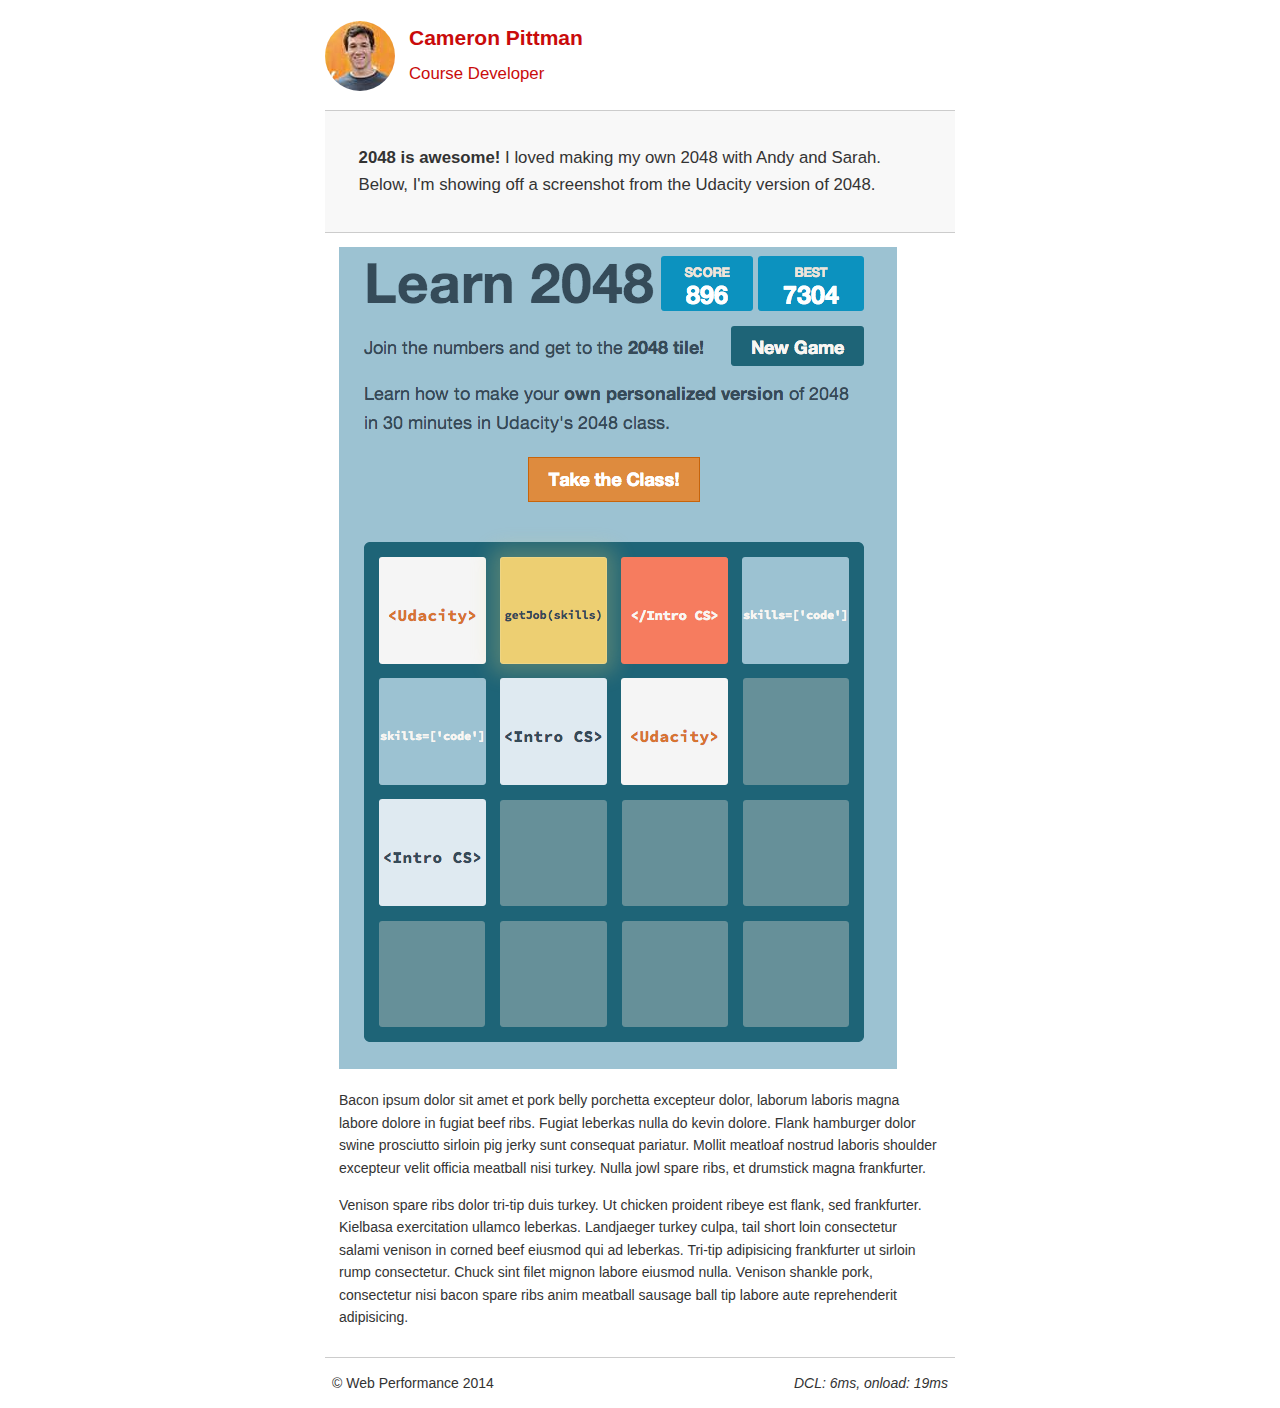
<file: project-2048.html>
<!DOCTYPE html>
<html lang="en">
  <head>
    <meta charset="utf-8">
    <meta name="viewport" content="width=device-width, initial-scale=1">
    <meta name="description" content=" FILL ME IN ">
    <meta name*="author" content=" FILL ME IN ">
    <title>Cameron Pittman: Portfolio</title>

    <!-- Hmm, what is the impact of web fonts on speed? Measure it... -->
    <!-- <link href="//fonts.googleapis.com/css?family=Open+Sans:400,700" rel="stylesheet"> -->

    <style>
      html {
        font-size: 100%;
        overflow-y: scroll;
        -webkit-tap-highlight-color: rgba(0,0,0,0);
        -ms-text-size-adjust: 100%;
        -webkit-text-size-adjust: none;
      }
      body { margin: 0; font-size: 14px; line-height: 1.61; font-weight: 400; }
      body, button, input, select, textarea { font-family: 'Open Sans', sans-serif; color: #333; }

      a { color: #12C; }
      a:visited { color: #61C; }
      a:focus { outline: thin dotted; }
      a:hover, a:active { color: #c00; outline: 0; }

      b, strong { font-weight: bold; }
      pre, code { font-family: monospace, monospace; font-size: 1em; }
      ul, ol { margin: 1em 0; padding: 0 0 0 20px; }
      img { border: 0; max-width: 100%; }

      body { background: #fff; }
      header, footer, .container { max-width: 45em; margin: 0 auto; }

      header { padding: 0 0.5em; color: #C90B0B; }
      header img { border-radius: 40px; float: left; }
      header p { font-size:1.5em; font-weight: bold; padding-left: 4em;}
      header p span { font-size: 0.8em; font-weight: normal;}

      .hero { padding: 2em; background-color: #f8f8f8; font-size:1.2em;
        border-bottom: 1px solid #ccc;
        border-top: 1px solid #ccc;
      }

      .content { padding: 1em 1em; }
      .content li { list-style-type: none; font-size: 1.1em;}
      li img { float:left; padding-right: 1em; }
      li p { font-size: 0.9em; font-style: italic; }

      footer {
        padding: 0 0.5em;
        border-top: 1px solid #ccc;
      }
      footer span { float: right; font-style: italic; }

      /* Smartphones (portrait) */
      @media only screen and (max-width: 480px) {
        body { font-size: 12px;}
        header p { padding-left: 4.5em;}
      }
    </style>

    <link href="css/print.css" rel="stylesheet" media="print">

    <script>
      (function(w,g){w['GoogleAnalyticsObject']=g;
      w[g]=w[g]||function(){(w[g].q=w[g].q||[]).push(arguments)};w[g].l=1*new Date();})(window,'ga');

      // Optional TODO: replace with your Google Analytics profile ID.
      ga('create', 'UA-XXXX-Y');
      ga('send', 'pageview');
    </script>
    <script async src="//www.google-analytics.com/analytics.js"></script>
    <script async src="js/perfmatters.js"></script>
  </head>

  <body>
    <header>
      <a href="/"><img src="img/profilepic.jpg"></a>
      <p>Cameron Pittman<br><span>Course Developer</span></p>
    </header>

    <div class="container">
      <div class="hero">
        <strong>2048 is awesome!</strong> I loved making my own 2048 with Andy and Sarah. Below, I'm showing off a screenshot from the Udacity version of 2048.
      </div>

      <div class="content">

        <img class="img-responsive" src="img/2048.png">

        <p>Bacon ipsum dolor sit amet et pork belly porchetta excepteur dolor, laborum laboris magna labore dolore in fugiat beef ribs. Fugiat leberkas nulla do kevin dolore. Flank hamburger dolor swine prosciutto sirloin pig jerky sunt consequat pariatur. Mollit meatloaf nostrud laboris shoulder excepteur velit officia meatball nisi turkey. Nulla jowl spare ribs, et drumstick magna frankfurter.</p>

        <p>Venison spare ribs dolor tri-tip duis turkey. Ut chicken proident ribeye est flank, sed frankfurter. Kielbasa exercitation ullamco leberkas. Landjaeger turkey culpa, tail short loin consectetur salami venison in corned beef eiusmod qui ad leberkas. Tri-tip adipisicing frankfurter ut sirloin rump consectetur. Chuck sint filet mignon labore eiusmod nulla. Venison shankle pork, consectetur nisi bacon spare ribs anim meatball sausage ball tip labore aute reprehenderit adipisicing.</p>

    </div>

    <footer>
      <p>&copy; Web Performance 2014 <span id="crp-stats"></span></p>
    </footer>
  </body>
</html>
</file>
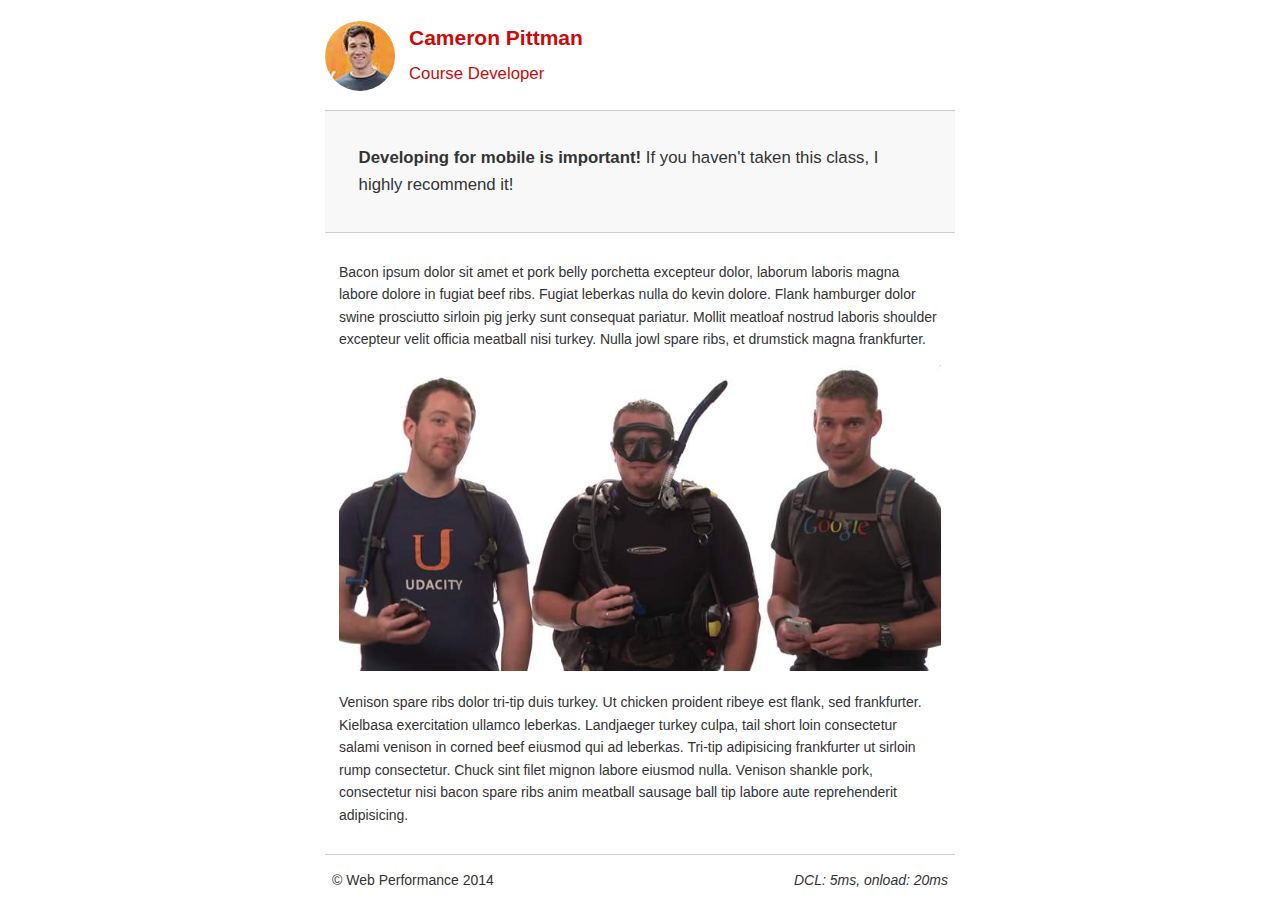
<file: project-mobile.html>
<!DOCTYPE html>
<html lang="en">
  <head>
    <meta charset="utf-8">
    <meta name="viewport" content="width=device-width, initial-scale=1">
    <meta name="description" content=" FILL ME IN ">
    <meta name="author" content=" FILL ME IN ">
    <title>Cameron Pitman: Portfolio</title>

    <!-- Hmm, what is the impact of web fonts on speed? Measure it... -->
    <!-- <link href="//fonts.googleapis.com/css?family=Open+Sans:400,700" rel="stylesheet"> -->


    <style>
      html {
        font-size: 100%;
        overflow-y: scroll;
        -webkit-tap-highlight-color: rgba(0,0,0,0);
        -ms-text-size-adjust: 100%;
        -webkit-text-size-adjust: none;
      }
      body { margin: 0; font-size: 14px; line-height: 1.61; font-weight: 400; }
      body, button, input, select, textarea { font-family: 'Open Sans', sans-serif; color: #333; }

      a { color: #12C; }
      a:visited { color: #61C; }
      a:focus { outline: thin dotted; }
      a:hover, a:active { color: #c00; outline: 0; }

      b, strong { font-weight: bold; }
      pre, code { font-family: monospace, monospace; font-size: 1em; }
      ul, ol { margin: 1em 0; padding: 0 0 0 20px; }
      img { border: 0; max-width: 100%; }

      body { background: #fff; }
      header, footer, .container { max-width: 45em; margin: 0 auto; }

      header { padding: 0 0.5em; color: #C90B0B; }
      header img { border-radius: 40px; float: left; }
      header p { font-size:1.5em; font-weight: bold; padding-left: 4em;}
      header p span { font-size: 0.8em; font-weight: normal;}

      .hero { padding: 2em; background-color: #f8f8f8; font-size:1.2em;
        border-bottom: 1px solid #ccc;
        border-top: 1px solid #ccc;
      }

      .content { padding: 1em 1em; }
      .content li { list-style-type: none; font-size: 1.1em;}
      li img { float:left; padding-right: 1em; }
      li p { font-size: 0.9em; font-style: italic; }

      footer {
        padding: 0 0.5em;
        border-top: 1px solid #ccc;
      }
      footer span { float: right; font-style: italic; }

      #mobile-screen { display: none; }
      #non-mobile-screen { display: initial; }
      /* Smartphones (portrait) */
      @media only screen and (max-width: 480px) {
        body { font-size: 12px;}
        header p { padding-left: 4.5em;}
        #non-mobile-screen { display: none; }
        #mobile-screen { display: initial; }
      }
    </style>

    <link href="css/print.css" rel="stylesheet" media="print">

    <script>
      (function(w,g){w['GoogleAnalyticsObject']=g;
      w[g]=w[g]||function(){(w[g].q=w[g].q||[]).push(arguments)};w[g].l=1*new Date();})(window,'ga');

      // Optional TODO: replace with your Google Analytics profile ID.
      ga('create', 'UA-XXXX-Y');
      ga('send', 'pageview');
    </script>
    <script async src="http://www.google-analytics.com/analytics.js"></script>
    <script async src="js/perfmatters.js"></script>
  </head>

  <body>
    <header>
      <a href="/"><img src="img/profilepic.jpg"></a>
      <p>Cameron Pittman<br><span>Course Developer</span></p>
    </header>

    <div class="container">
      <div class="hero">
        <strong>Developing for mobile is important!</strong> If you haven't taken this class, I highly recommend it!
      </div>

      <div class="content">

        <p>Bacon ipsum dolor sit amet et pork belly porchetta excepteur dolor, laborum laboris magna labore dolore in fugiat beef ribs. Fugiat leberkas nulla do kevin dolore. Flank hamburger dolor swine prosciutto sirloin pig jerky sunt consequat pariatur. Mollit meatloaf nostrud laboris shoulder excepteur velit officia meatball nisi turkey. Nulla jowl spare ribs, et drumstick magna frankfurter.</p>

        <img id="non-mobile-screen" src="img/mobilewebdev.jpg">
        <img id="mobile-screen" src="img/mobilewebdev_s.jpg">

        <p>Venison spare ribs dolor tri-tip duis turkey. Ut chicken proident ribeye est flank, sed frankfurter. Kielbasa exercitation ullamco leberkas. Landjaeger turkey culpa, tail short loin consectetur salami venison in corned beef eiusmod qui ad leberkas. Tri-tip adipisicing frankfurter ut sirloin rump consectetur. Chuck sint filet mignon labore eiusmod nulla. Venison shankle pork, consectetur nisi bacon spare ribs anim meatball sausage ball tip labore aute reprehenderit adipisicing.</p>

    </div>

    <footer>
      <p>&copy; Web Performance 2014 <span id="crp-stats"></span></p>
    </footer>
  </body>
</html>
</file>
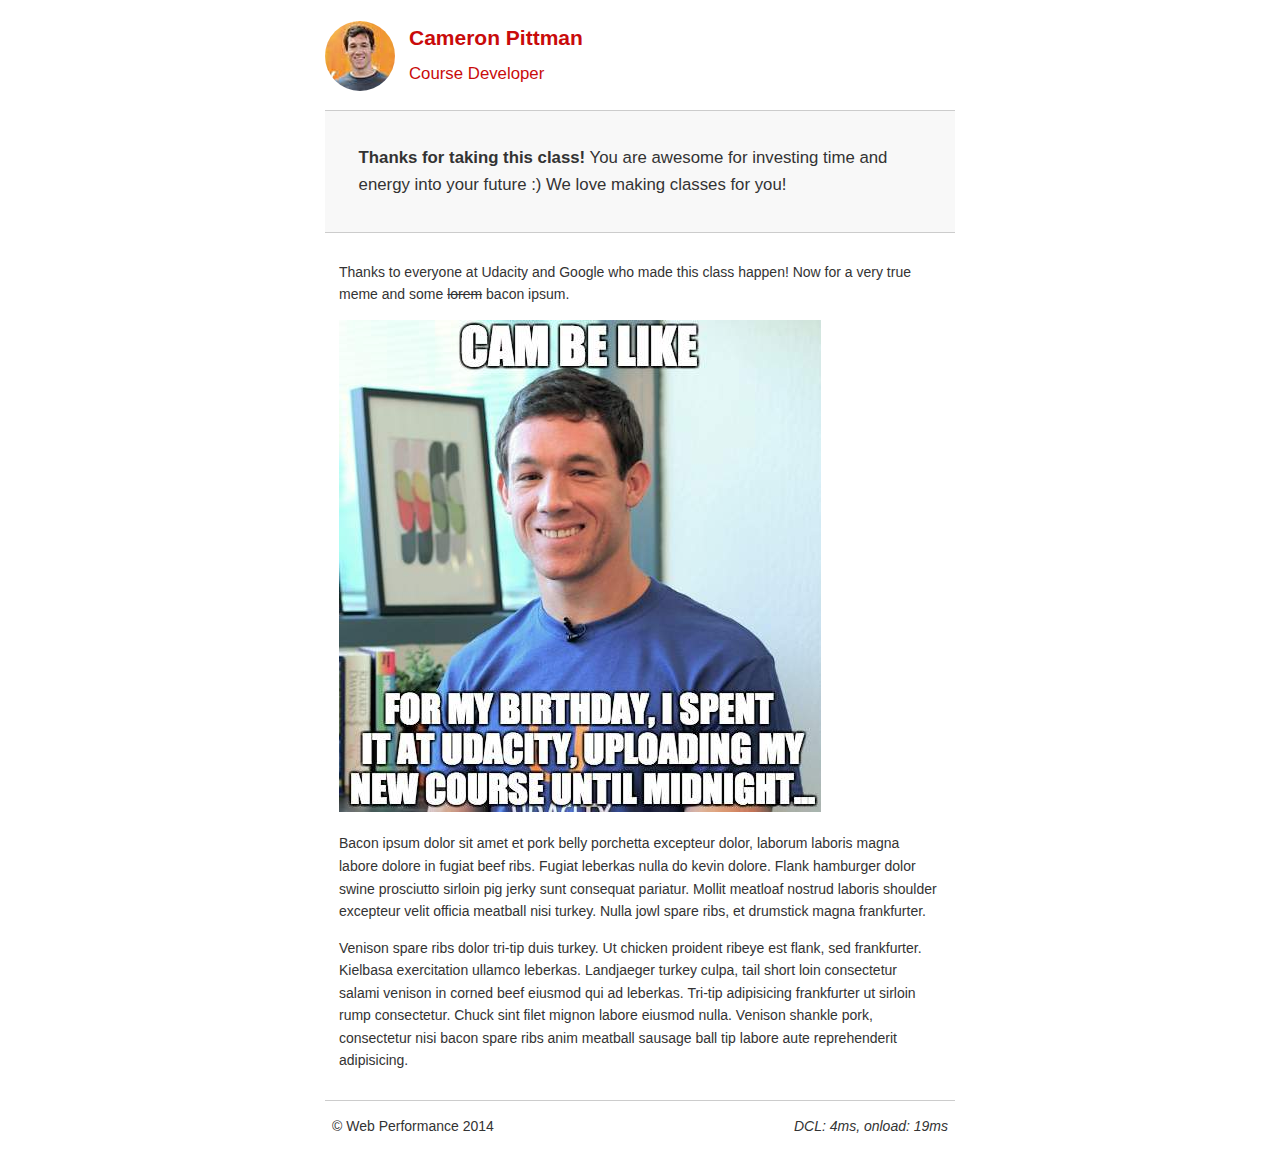
<file: project-webperf.html>
<!DOCTYPE html>
<html lang="en">
  <head>
    <meta charset="utf-8">
    <meta name="viewport" content="width=device-width, initial-scale=1">
    <meta name="description" content=" FILL ME IN ">
    <meta name="author" content=" FILL ME IN ">
    <title>Cameron Pittman: Portfolio</title>

    <!-- Hmm, what is the impact of web fonts on speed? Measure it... -->
    <!-- <link href="//fonts.googleapis.com/css?family=Open+Sans:400,700" rel="stylesheet"> -->


    <style>
      html {
        font-size: 100%;
        overflow-y: scroll;
        -webkit-tap-highlight-color: rgba(0,0,0,0);
        -ms-text-size-adjust: 100%;
        -webkit-text-size-adjust: none;
      }
      body { margin: 0; font-size: 14px; line-height: 1.61; font-weight: 400; }
      body, button, input, select, textarea { font-family: 'Open Sans', sans-serif; color: #333; }

      a { color: #12C; }
      a:visited { color: #61C; }
      a:focus { outline: thin dotted; }
      a:hover, a:active { color: #c00; outline: 0; }

      b, strong { font-weight: bold; }
      pre, code { font-family: monospace, monospace; font-size: 1em; }
      ul, ol { margin: 1em 0; padding: 0 0 0 20px; }
      img { border: 0; max-width: 100%; }

      body { background: #fff; }
      header, footer, .container { max-width: 45em; margin: 0 auto; }

      header { padding: 0 0.5em; color: #C90B0B; }
      header img { border-radius: 40px; float: left; }
      header p { font-size:1.5em; font-weight: bold; padding-left: 4em;}
      header p span { font-size: 0.8em; font-weight: normal;}

      .hero { padding: 2em; background-color: #f8f8f8; font-size:1.2em;
        border-bottom: 1px solid #ccc;
        border-top: 1px solid #ccc;
      }

      .content { padding: 1em 1em; }
      .content li { list-style-type: none; font-size: 1.1em;}
      li img { float:left; padding-right: 1em; }
      li p { font-size: 0.9em; font-style: italic; }

      footer {
        padding: 0 0.5em;
        border-top: 1px solid #ccc;
      }
      footer span { float: right; font-style: italic; }

      /* Smartphones (portrait) */
      @media only screen and (max-width: 480px) {
        body { font-size: 12px;}
        header p { padding-left: 4.5em;}
      }
    </style>

    <link href="css/print.css" rel="stylesheet" media="print">

    <script>
      (function(w,g){w['GoogleAnalyticsObject']=g;
      w[g]=w[g]||function(){(w[g].q=w[g].q||[]).push(arguments)};w[g].l=1*new Date();})(window,'ga');

      // Optional TODO: replace with your Google Analytics profile ID.
      ga('create', 'UA-XXXX-Y');
      ga('send', 'pageview');
    </script>
    <script async src="http://www.google-analytics.com/analytics.js"></script>
    <script async src="js/perfmatters.js"></script>
  </head>

  <body>
    <header>
      <a href="/"><img src="img/profilepic.jpg"></a>
      <p>Cameron Pittman<br><span>Course Developer</span></p>
    </header>

    <div class="container">
      <div class="hero">
        <strong>Thanks for taking this class!</strong> You are awesome for investing time and energy into your future :) We love making classes for you!
      </div>

      <div class="content">

        <p>Thanks to everyone at Udacity and Google who made this class happen! Now for a very true meme and some <strike>lorem</strike> bacon ipsum.</p>

        <img src="img/cam_be_like.jpg">

        <p>Bacon ipsum dolor sit amet et pork belly porchetta excepteur dolor, laborum laboris magna labore dolore in fugiat beef ribs. Fugiat leberkas nulla do kevin dolore. Flank hamburger dolor swine prosciutto sirloin pig jerky sunt consequat pariatur. Mollit meatloaf nostrud laboris shoulder excepteur velit officia meatball nisi turkey. Nulla jowl spare ribs, et drumstick magna frankfurter.</p>

        <p>Venison spare ribs dolor tri-tip duis turkey. Ut chicken proident ribeye est flank, sed frankfurter. Kielbasa exercitation ullamco leberkas. Landjaeger turkey culpa, tail short loin consectetur salami venison in corned beef eiusmod qui ad leberkas. Tri-tip adipisicing frankfurter ut sirloin rump consectetur. Chuck sint filet mignon labore eiusmod nulla. Venison shankle pork, consectetur nisi bacon spare ribs anim meatball sausage ball tip labore aute reprehenderit adipisicing.</p>

    </div>

    <footer>
      <p>&copy; Web Performance 2014 <span id="crp-stats"></span></p>
    </footer>
  </body>
</html>
</file>
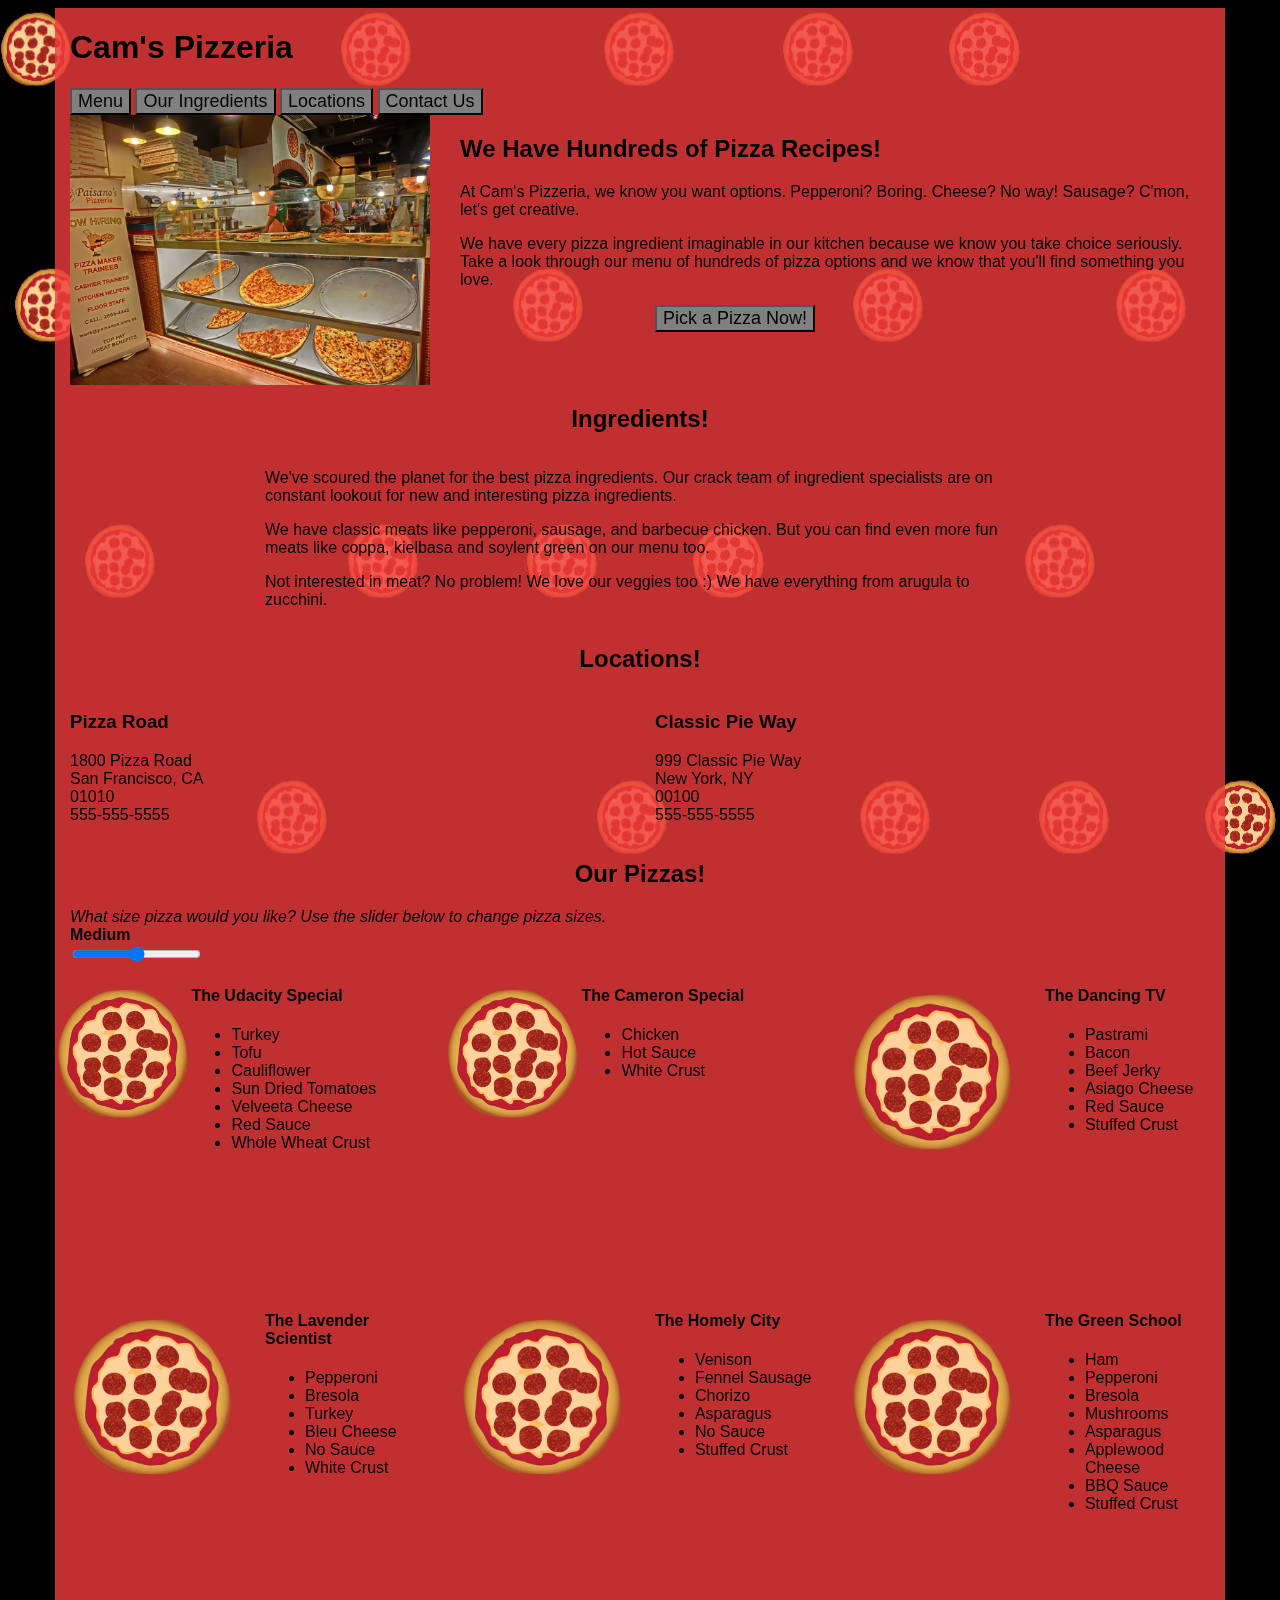
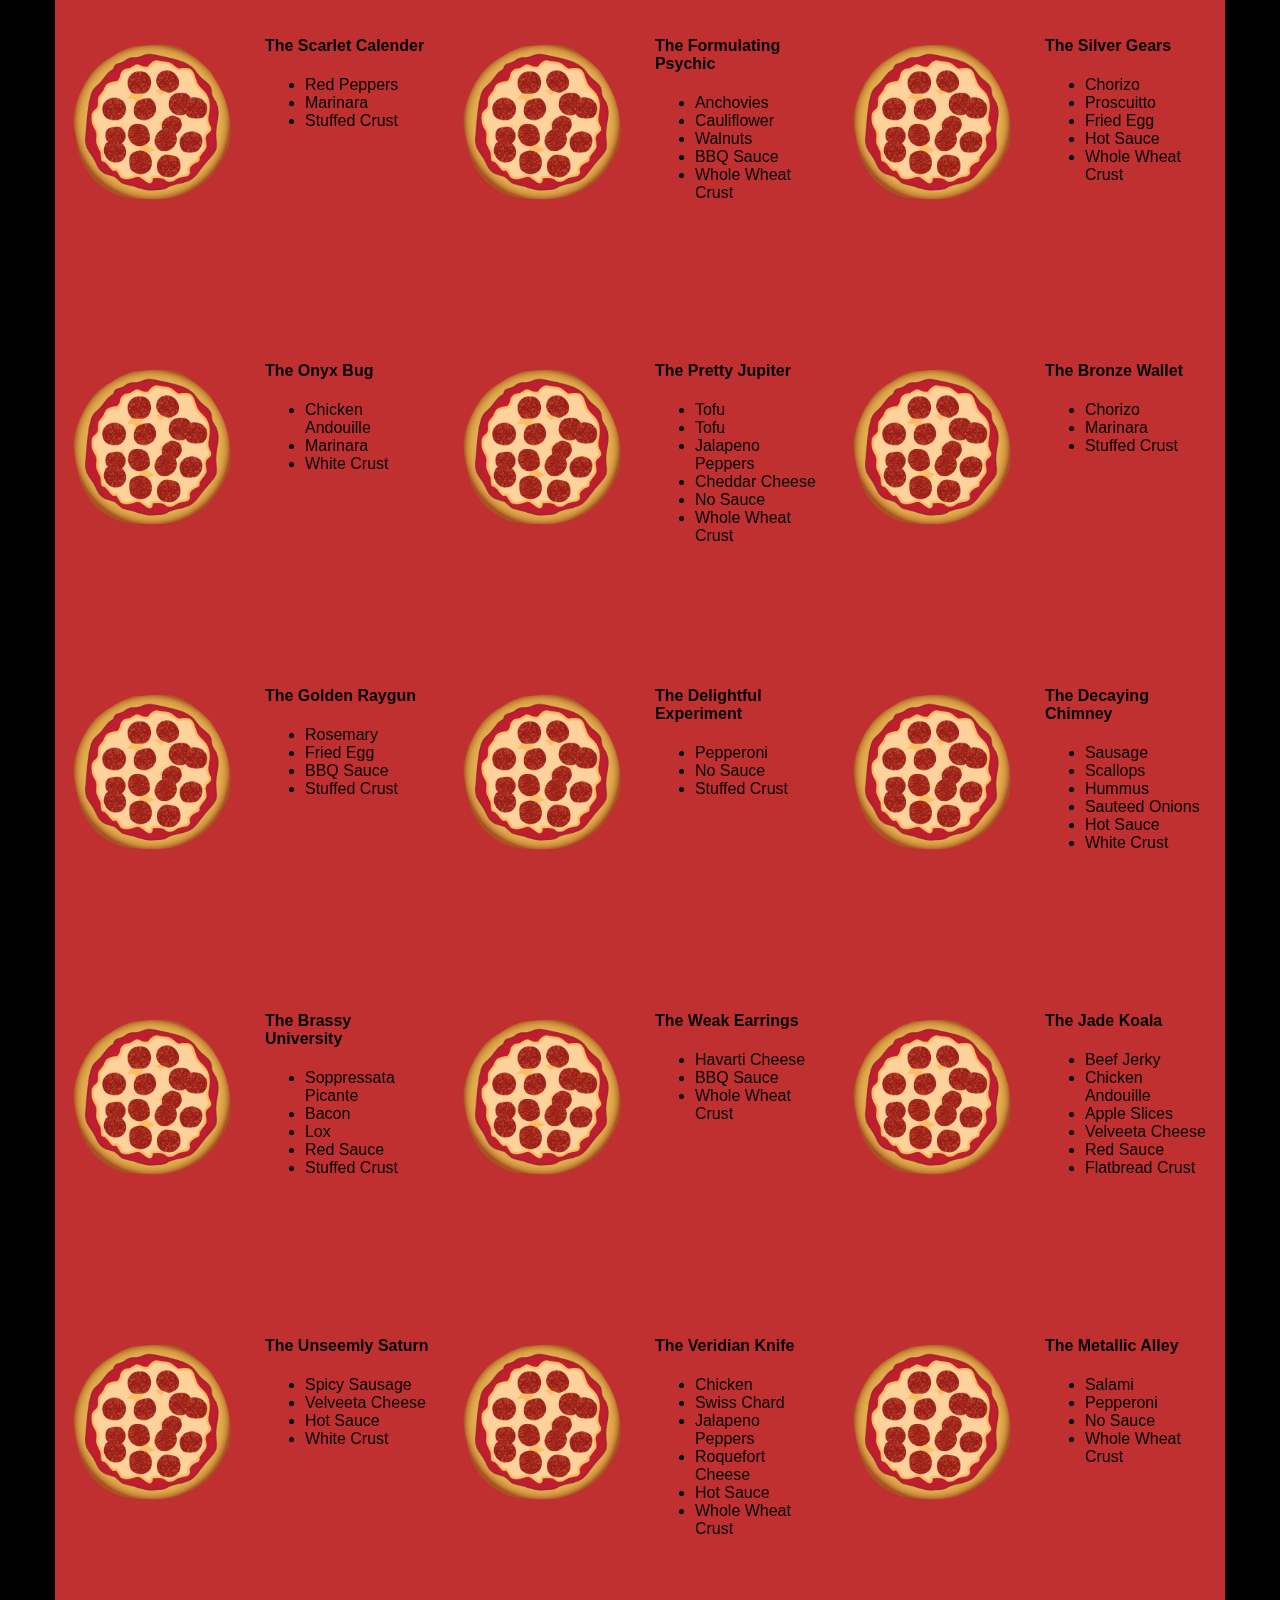
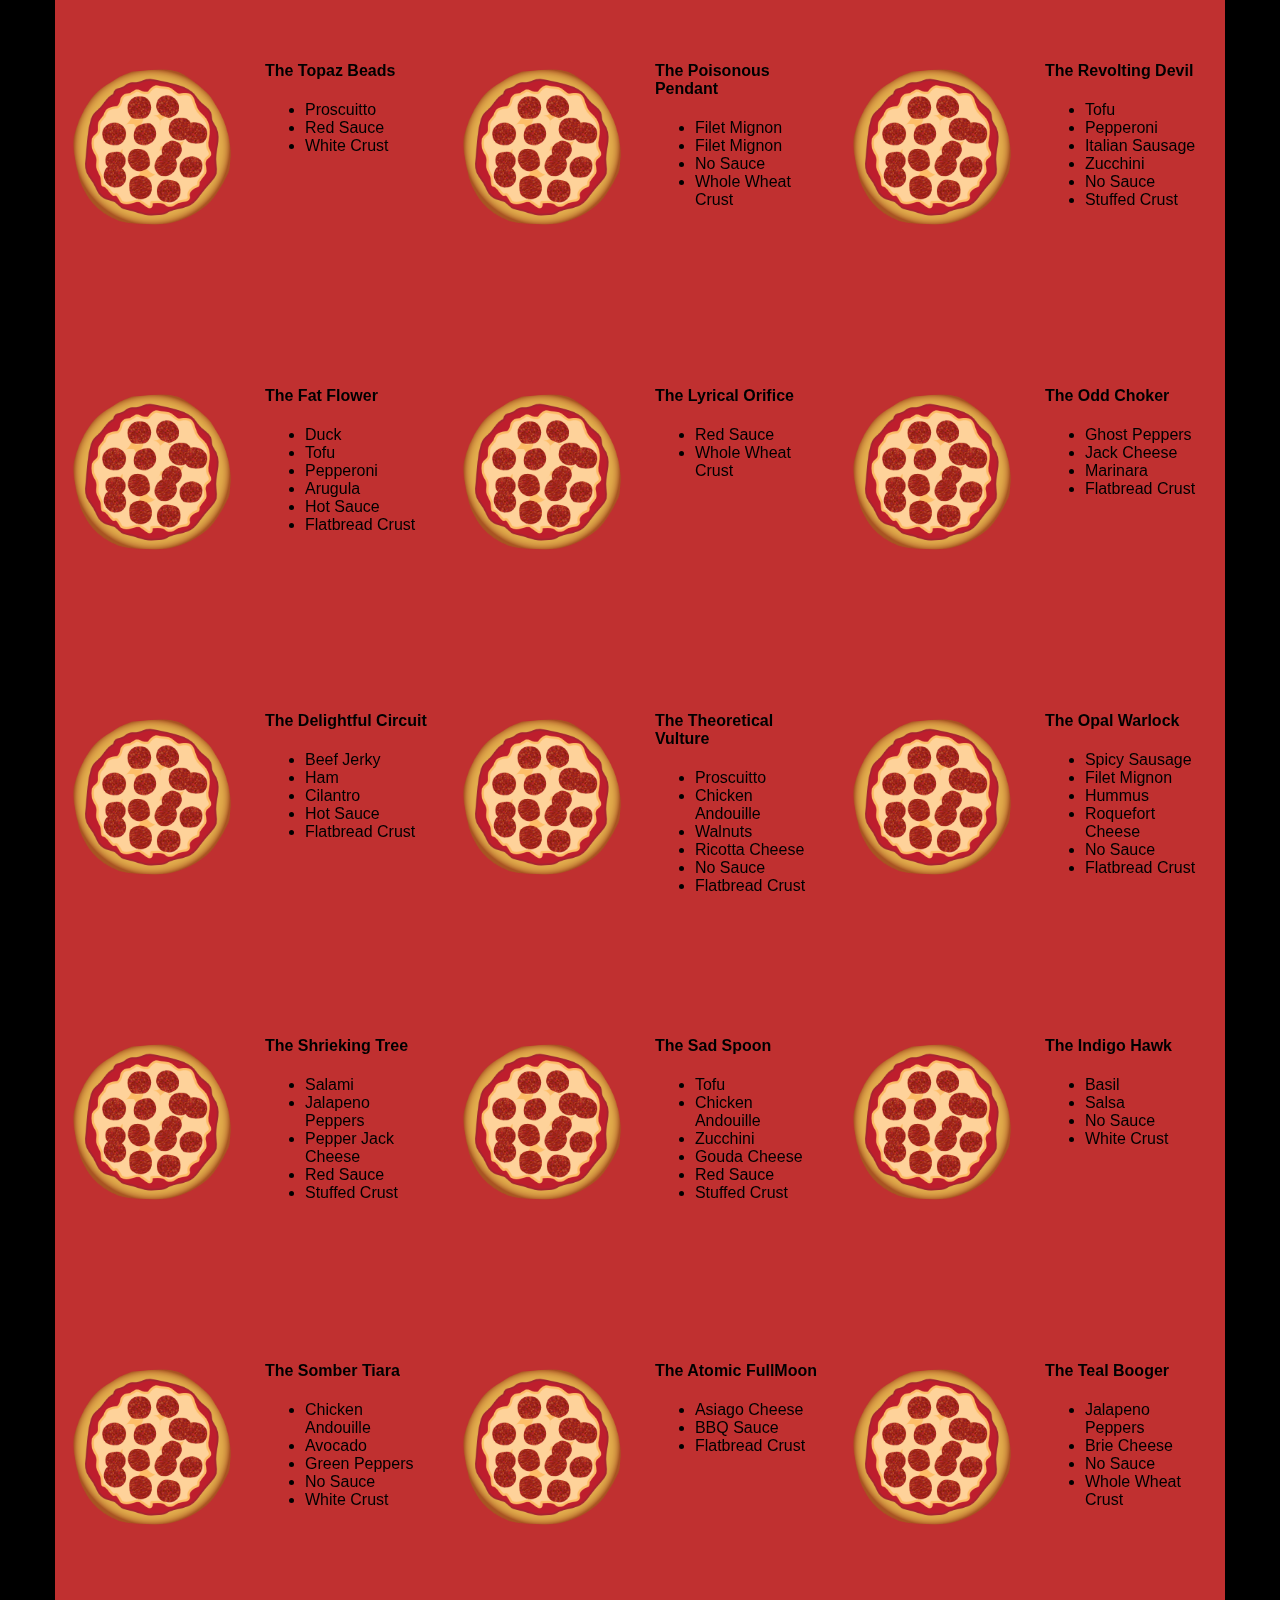
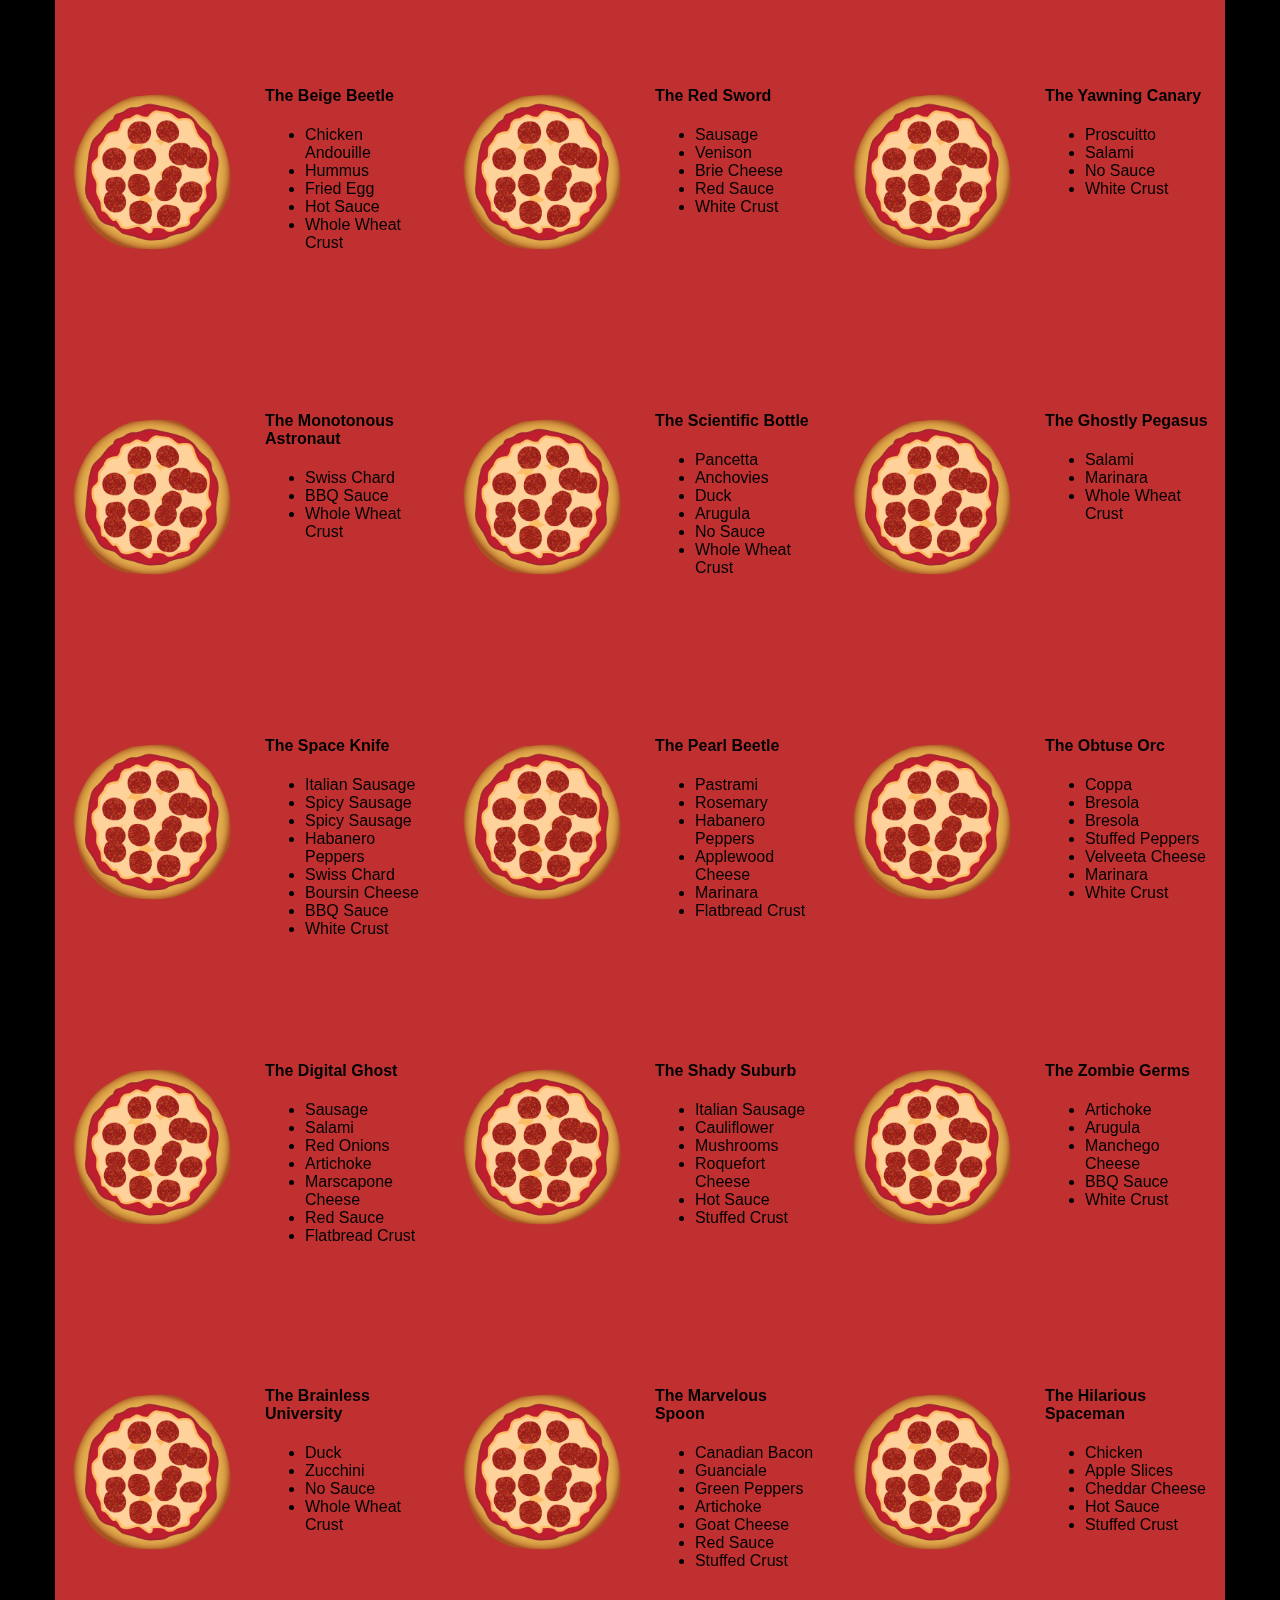
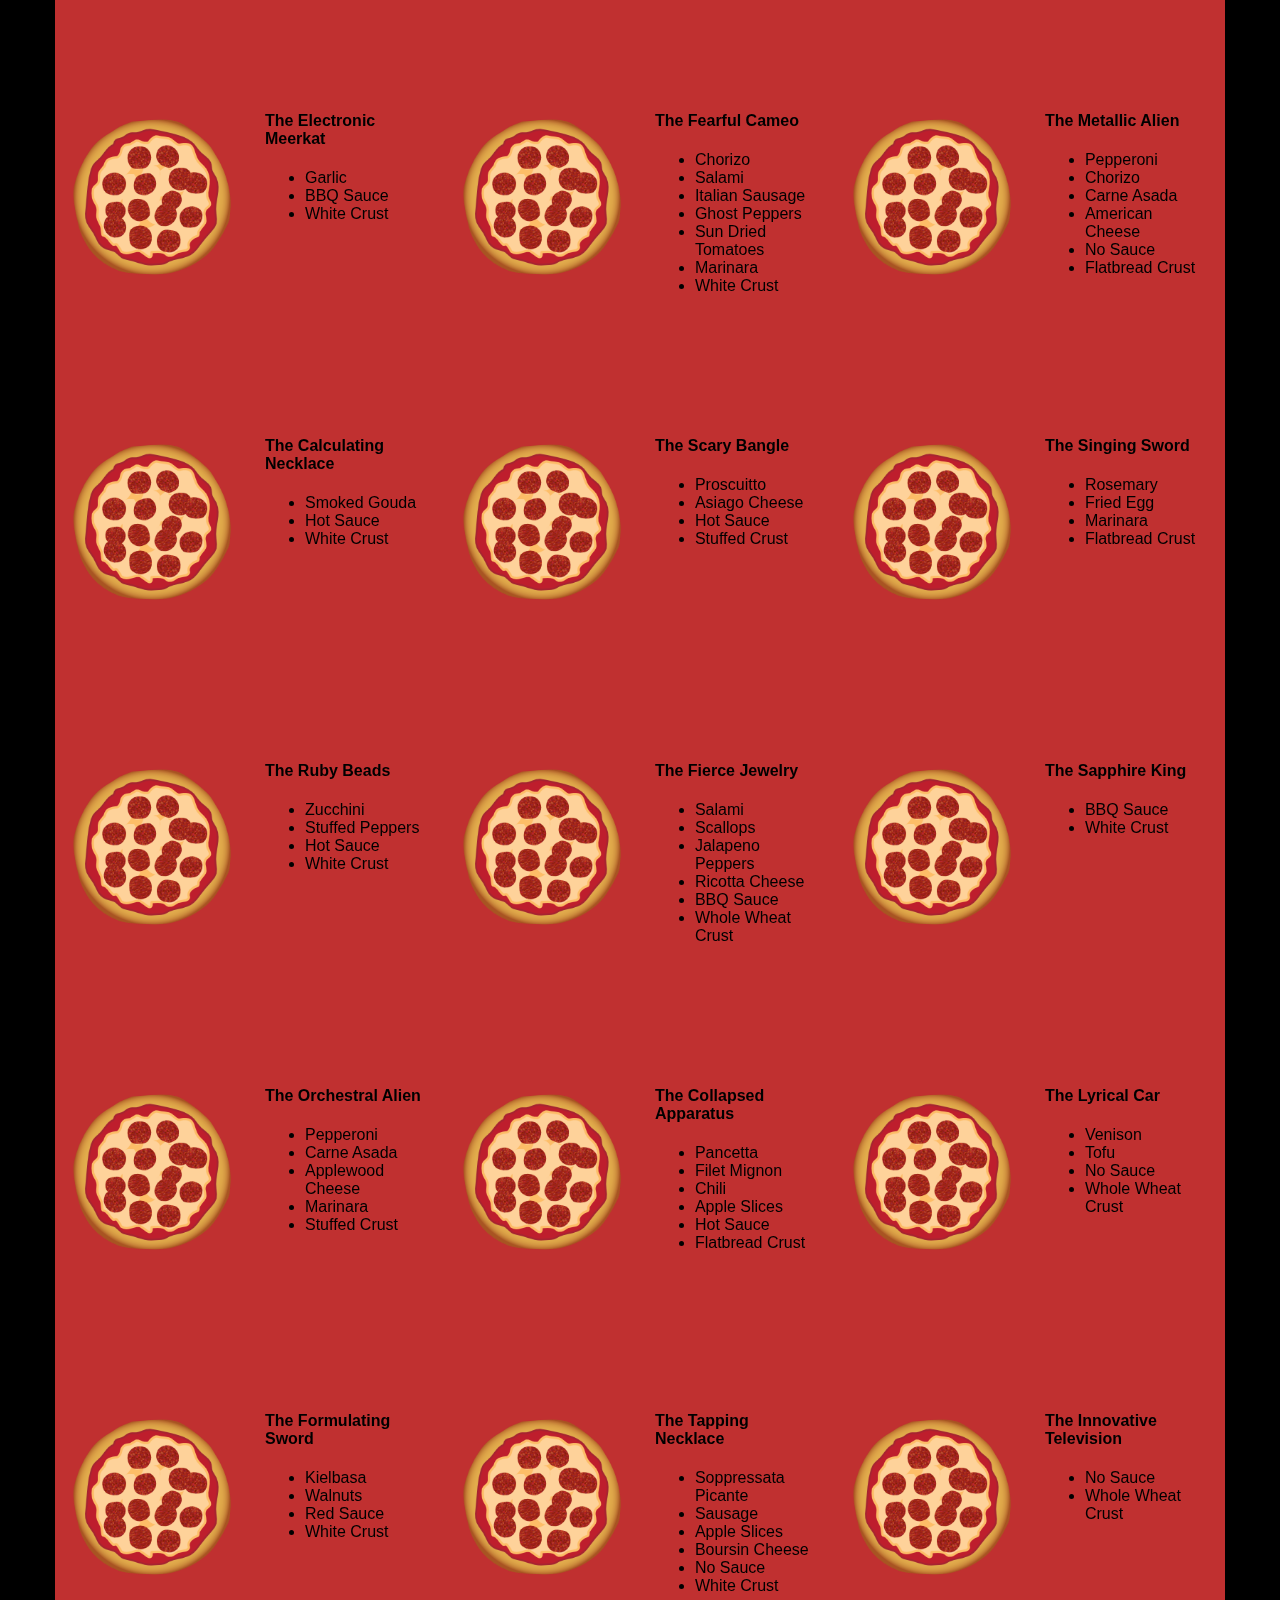
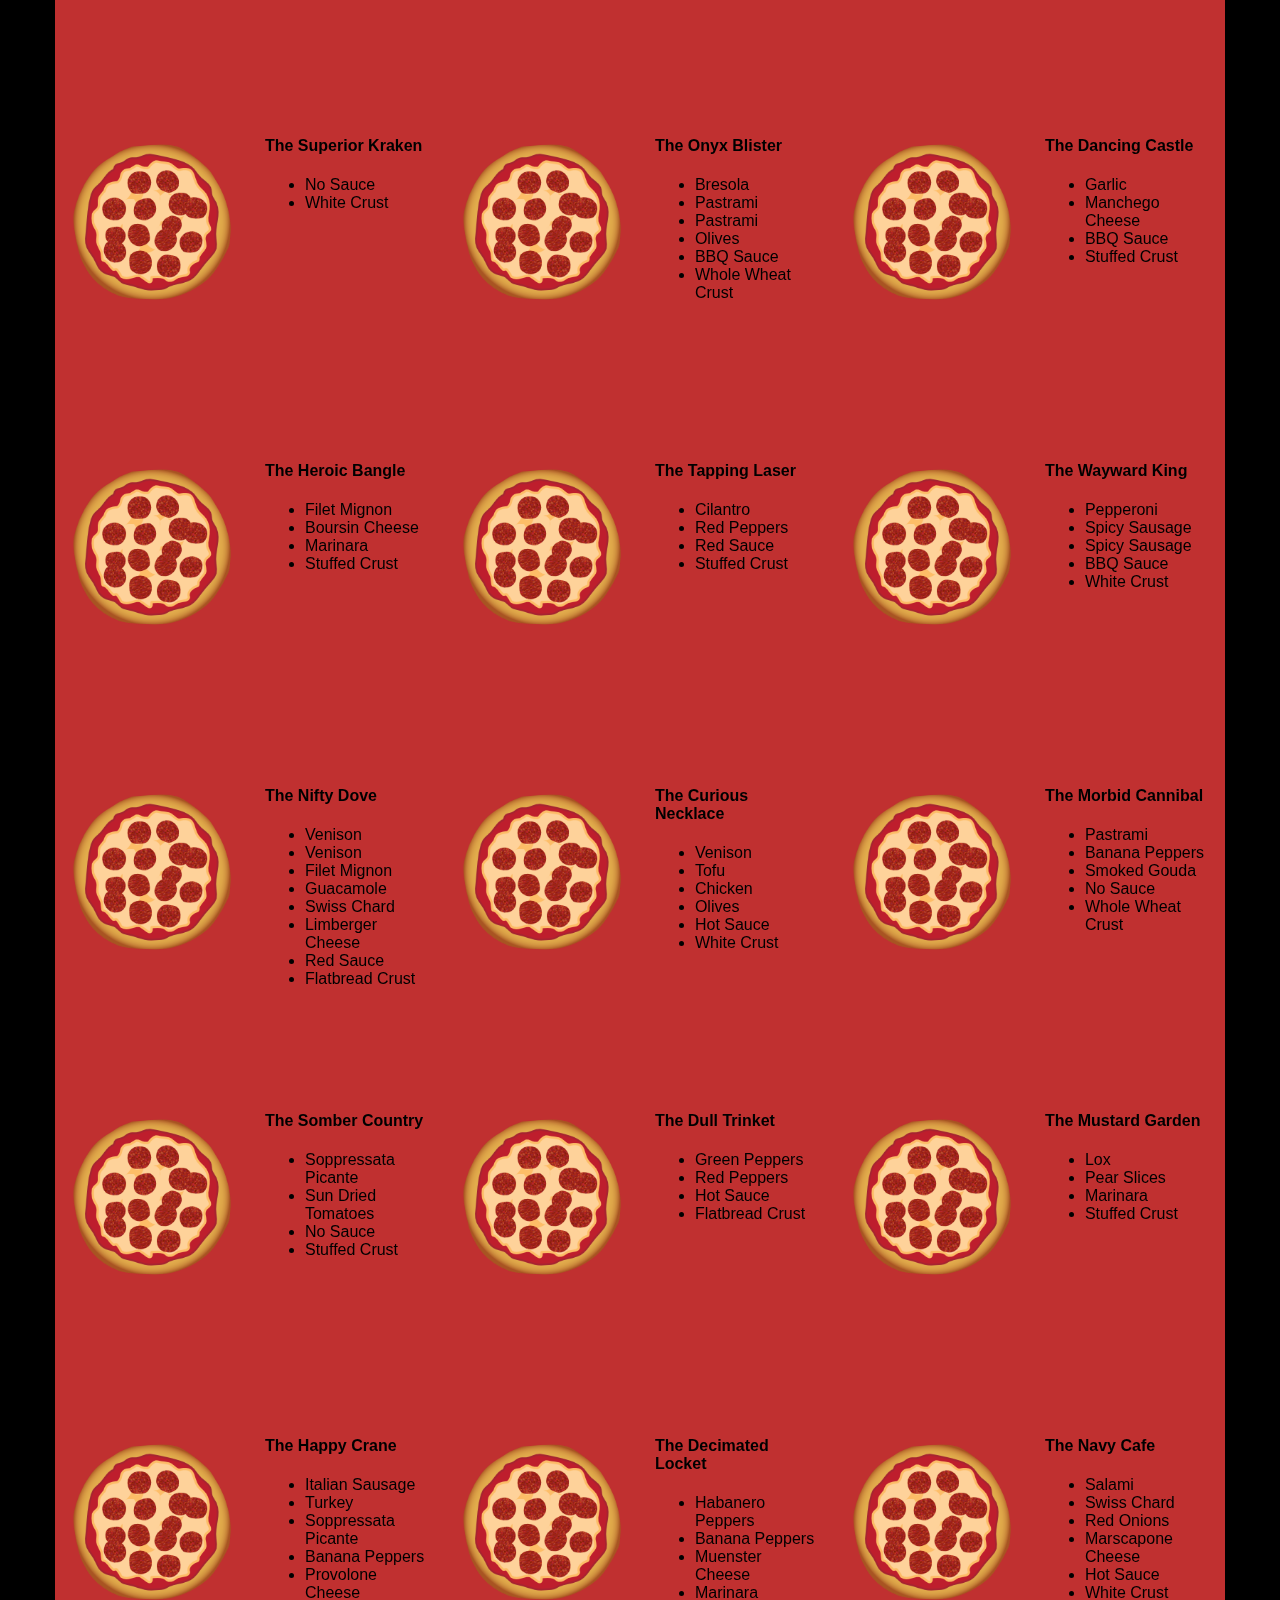
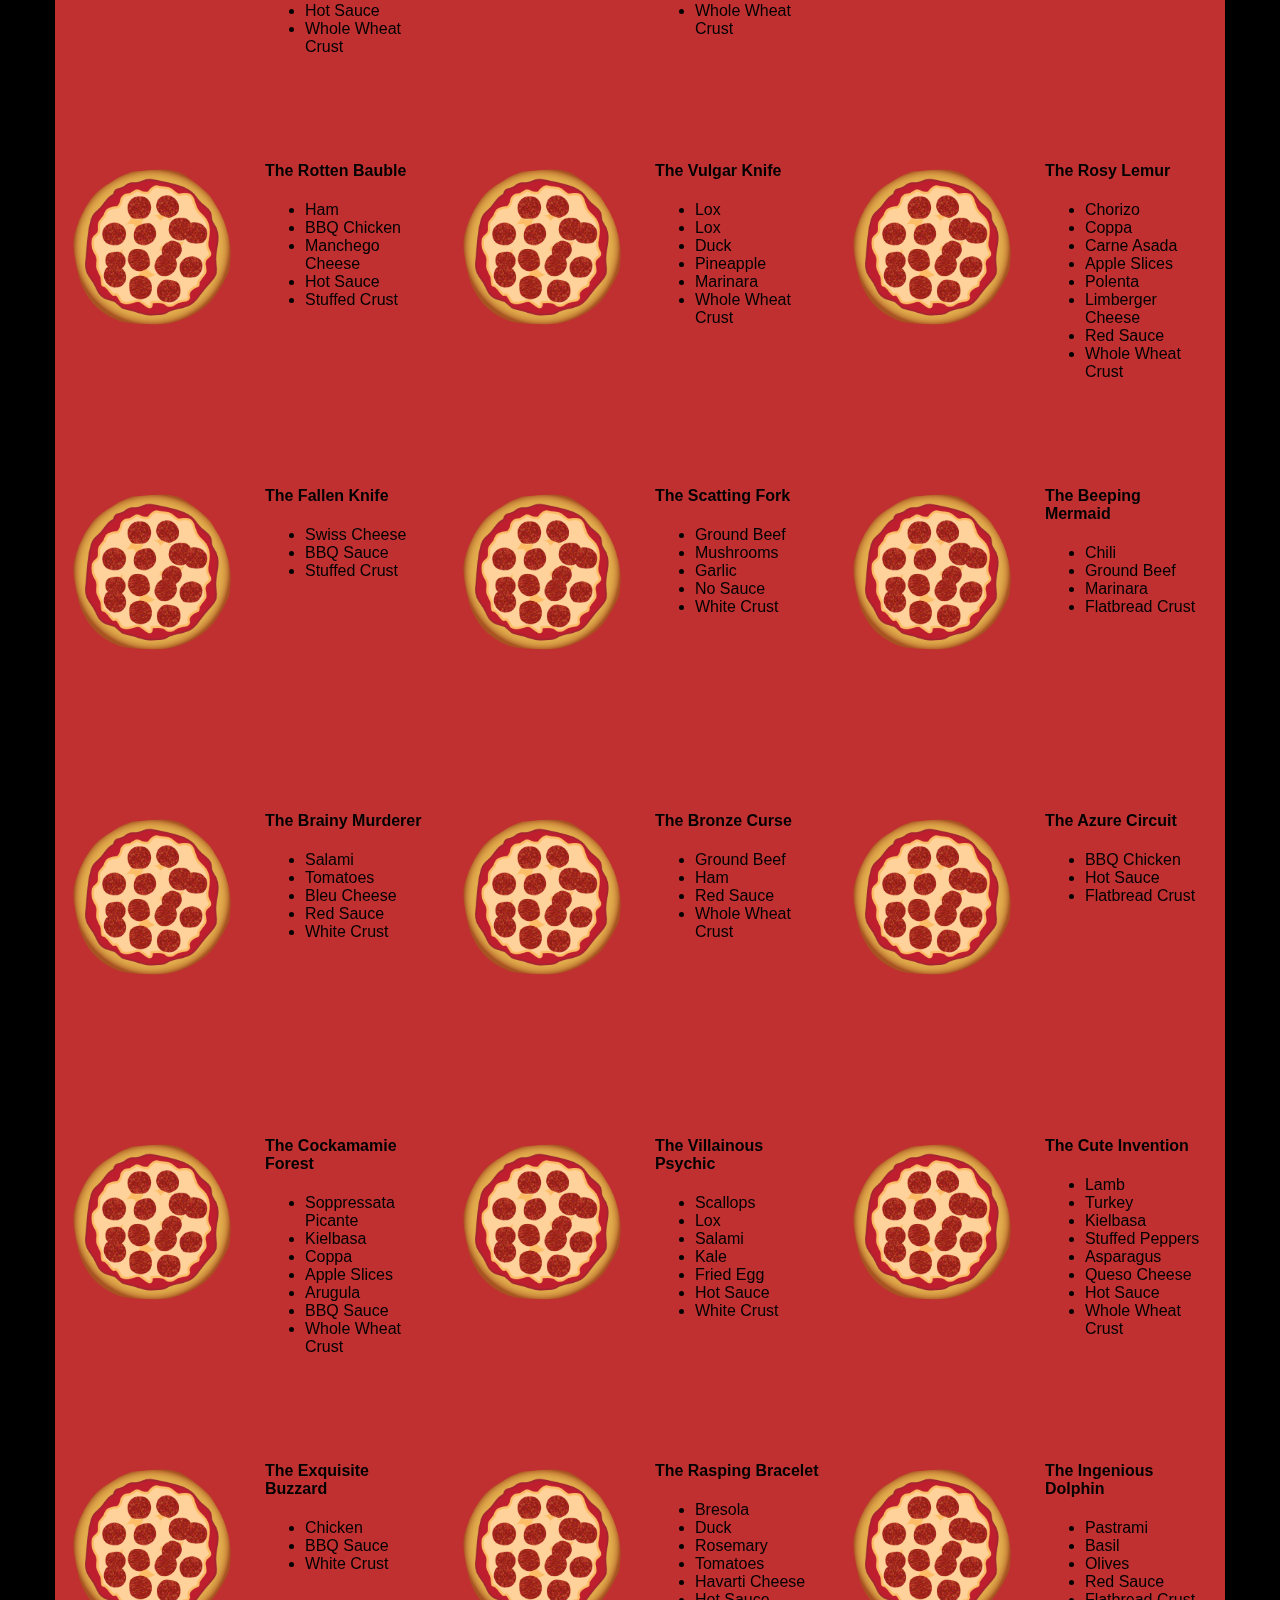
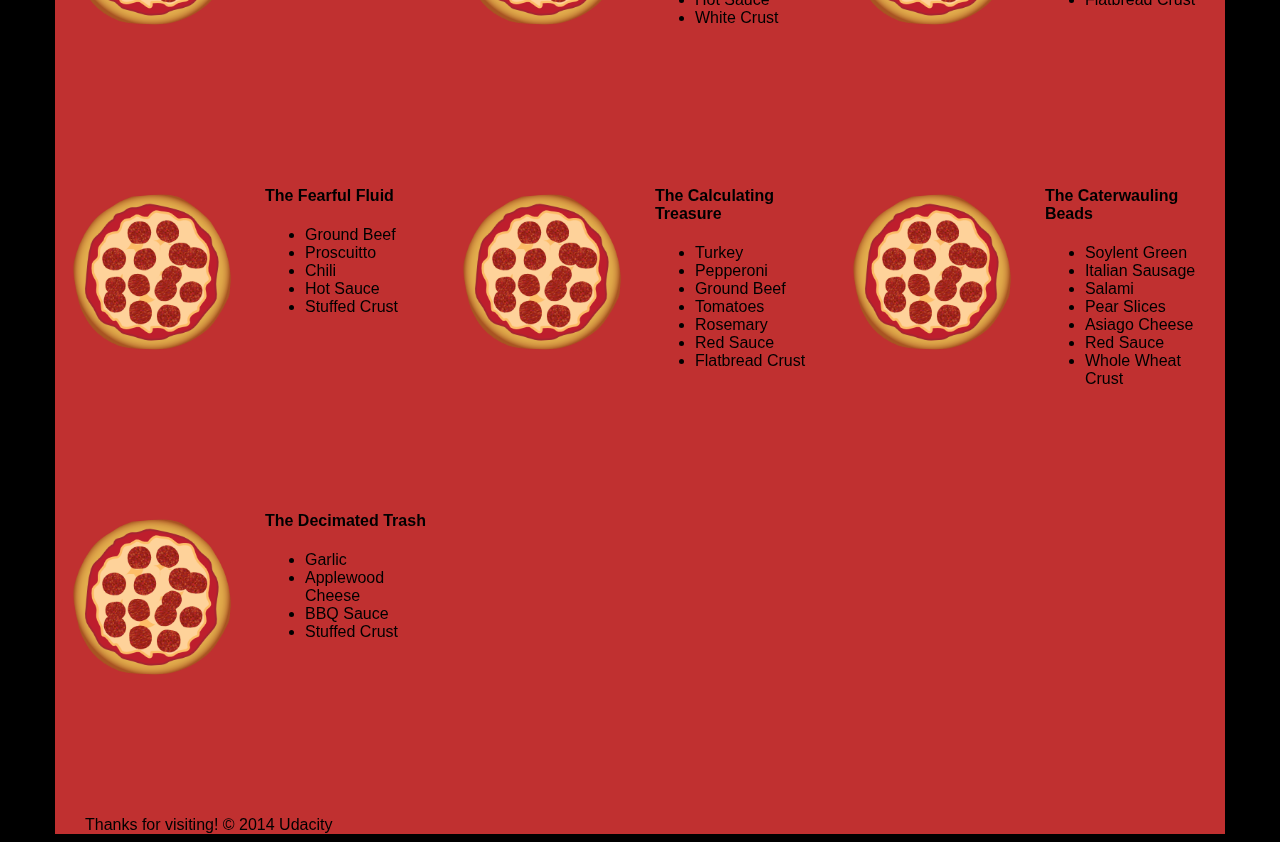
<file: views/pizza.html>
<!DOCTYPE HTML>
<html>
<head>
  <link rel="stylesheet" href="css/style.css">
  <link rel="stylesheet" href="css/bootstrap-grid.css">
</head>

<body>
  <div class="container">
    <div id="header" class="row">
      <div class="col-md-6">
        <div class="row">
          <div class="col-md-12">
            <h1>Cam's Pizzeria</h1>
            <div class="row">
              <div id="menu" class="col-md-12">
                <form action="#randomPizzas">
                  <input type="submit" value="Menu">
                </form>
                <form action="#ingredients">
                  <input type="submit" value="Our Ingredients">
                </form>
                <form action="#locations">
                  <input type="submit" value="Locations">
                </form>
                <form action="#" onsubmit="alert('Thanks for clicking! This button doesn\'t do anything because this is a fake pizzeria :\)')">
                  <input type="submit" value="Contact Us">
                </form>
              </div>
            </div>
          </div>
        </div>
      </div>
      <div id="movingPizzas1" class="col-md-6">
      </div>
    </div>
    <div id="callToAction" class="row">
      <div class="col-md-4">
        <img src="images/pizzeria.jpg" class="img-responsive"> <!-- Image credit to: http://commons.wikimedia.org/wiki/File:HK_TST_night_%E5%98%89%E8%98%AD%E9%81%93_Granville_Road_restaurant_Paisano's_Pizzeria_pizza_Dec-2013.JPG -->
      </div>
      <div class="col-md-8">
        <div class="row">
          <div class="col-md-12">
            <h2>We Have Hundreds of Pizza Recipes!</h2>
            <p>At Cam's Pizzeria, we know you want options. Pepperoni? Boring. Cheese? No way! Sausage? C'mon, let's get creative.</p>

            <p>We have every pizza ingredient imaginable in our kitchen because we know you take choice seriously. Take a look through our menu of hundreds of pizza options and we know that you'll find something you love.</p>
          </div>
        </div>
        <div class="row">
          <div class="col-md-6 col-md-push-3">
            <form action="#randomPizzas">
              <input type="submit" value="Pick a Pizza Now!">
            </form>
          </div>
        </div>
      </div>
    </div>
    <div id="ingredients" class="row">
      <div class="col-md-8 col-md-push-2">
        <div class="row">
          <div class="col-md-12 centered">
            <h2>Ingredients!</h2>
          </div>
        </div>
        <div class="row">
          <div class="col-md-12">
            <p>We've scoured the planet for the best pizza ingredients. Our crack team of ingredient specialists are on constant lookout for new and interesting pizza ingredients.</p>

            <p>We have classic meats like pepperoni, sausage, and barbecue chicken. But you can find even more fun meats like coppa, kielbasa and soylent green on our menu too.</p>

            <p>Not interested in meat? No problem! We love our veggies too :) We have everything from arugula to zucchini.</p>
          </div>
        </div>
      </div>
    </div>
    <div id="locations" class="row">
      <div class="col-md-12">
        <h2 style="text-align: center">Locations!</h2>
        <div class="row">
          <div class="col-md-6">
            <h3>Pizza Road</h3>
            <p>1800 Pizza Road<br>San Francisco, CA<br>01010<br>555-555-5555</p>
          </div>
          <div class="col-md-6">
            <h3>Classic Pie Way</h3>
            <p>999 Classic Pie Way<br>New York, NY<br>00100<br>555-555-5555</p>
          </div>
        </div>
      </div>
    </div>
    <div id="pizzaGenerator" class="row">
      <div class="col-md-12">
        <h2 style="text-align: center">Our Pizzas!</h2>
        <div class="row">
          <div class="col-md-12">
            <em>What size pizza would you like? Use the slider below to change pizza sizes.</em>
          </div>
          <div id="pizzaSize" class="col-md-6">Medium</div>
          <div class="col-md-12">
            <input id="sizeSlider" type="range" min="1" max="3" value="2" step="1" onchange="resizePizzas(this.value)"></input>
          </div>
        </div>
        <div id="randomPizzas" class="row">
          <div id="pizza0" class="randomPizzaContainer" style="width:33.33%; height: 325px;">
            <div style="width:35%">
              <img src="images/pizza.png" class="img-responsive">
            </div>
            <div style="width:65%">
              <h4>The Udacity Special</h4>
              <ul>
                <li>Turkey</li>
                <li>Tofu</li>
                <li>Cauliflower</li>
                <li>Sun Dried Tomatoes</li>
                <li>Velveeta Cheese</li>
                <li>Red Sauce</li>
                <li>Whole Wheat Crust</li>
              </ul>
            </div>
          </div>
          <div id="pizza1" class="randomPizzaContainer" style="width:33.33%; height: 325px;">
            <div style="width:35%">
              <img src="images/pizza.png" class="img-responsive">
            </div>
            <div style="width:65%">
              <h4>The Cameron Special</h4>
              <ul>
                <li>Chicken</li>
                <li>Hot Sauce</li>
                <li>White Crust</li>
              </ul>
            </div>
          </div>
        </div>
      </div>
    </div>
    <div id="footer" class="col-md-12">Thanks for visiting! &copy; 2014 Udacity</div>
  </div>
  <script type="text/javascript" src="js/main.js"></script>
</body>
</html>
</file>
<file: css/print.css>
@media print {*{background: transparent !important;color: black !important;text-shadow: none !important;filter:none !important;-ms-filter: none !important;}
a, a:visited {color: #444 !important;text-decoration: underline;}
a[href]:after {content: " (" attr(href) ")";}
tr, img {page-break-inside: avoid;}
img {max-width: 100% !important;}
@page {margin: 0.5cm;}
p, h2, h3 {orphans: 3;widows: 3;}
h2, h3{page-break-after: avoid;}
}
</file>
<file: views/css/style.css>
/** {
  outline: 1px solid red !important;
}*/
* {
  -webkit-box-sizing: border-box;
  -moz-box-sizing: border-box;
  -box-sizing: border-box;
}

body {
  font-family: "Trebuchet MS", Helvetica, sans-serif;
  background: black;
}

input {
  background: grey;
  font-size: 18px;
}

form {
  display: inline-block;
}

.centered {
  text-align: center;
}

#pizzaSize {
  font-weight: 800;
}

.mover {
  position: fixed;
  width: 256px;
  z-index: -1;
}

.randomPizzaContainer {
  float: left;
  display: flex;
}

.randomPizzaContainer:after {
  content: "";
  display: table;
  clear:both;
}

 .container {
  background-color: rgba(240, 60, 60, 0.8);
}
</file>
